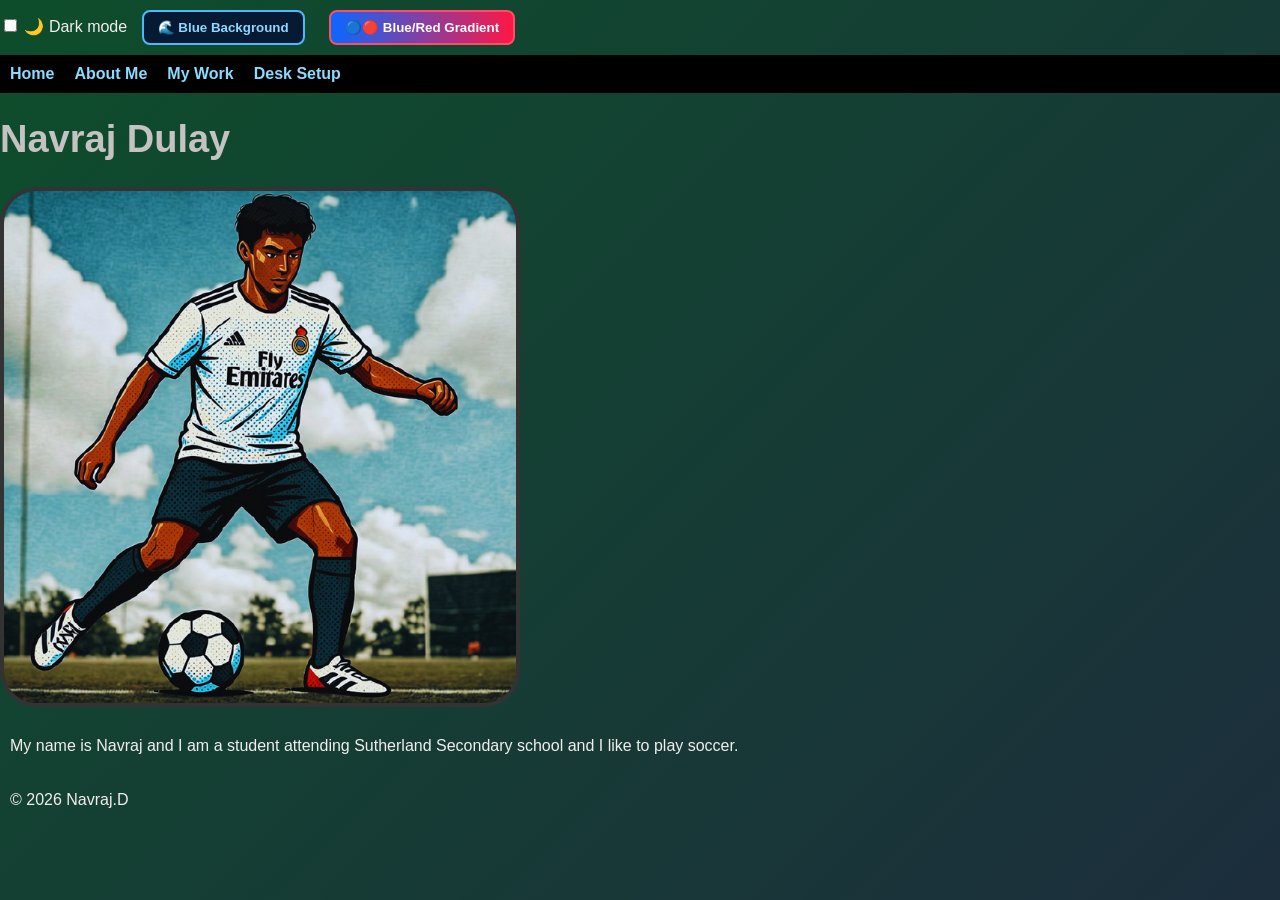
<file: index.html>
<!DOCTYPE html>
<html lang="en">
<head>
  <meta charset="UTF-8">
  <title>Navraj</title>
  <link rel="stylesheet" href="css/style.css">
 <script src="js/script.js" defer></script>
</head>
<body>
  <input type="checkbox" id="dark-mode-toggle">
<label for="dark-mode-toggle">🌙 Dark mode</label>
<button id="background-toggle">🌊 Blue Background</button>
<button id="light-gradient-toggle">🔵🔴 Blue/Red Gradient</button>
<button id="dark-background-toggle">🌌 Dark Blue Background</button>
<header>
  <nav>
  <a href="index.html">Home</a>
  <a href="about.html">About Me</a>
  <a href="work.html">My Work</a>
  <a href="DeskSetup.html">Desk Setup</a>
  </nav>
</header>
  <h1>Navraj Dulay</h1>
  <img src="Navraj_avatar(1).png" alt="Describe your avatar here">
  <p>My name is Navraj and I am a student attending Sutherland Secondary school and I like to play soccer.
  </p>




<script>
/* =========================================
   CR7 SECRET GAME TABS
   Type CR7 anywhere to show/hide Chess.
   ========================================= */
(() => {
  const tabId = "cr7-chess-tab";
  const target = "chess.html";
  let typed = "";

  function ensureChessTab() {
    let tab = document.getElementById(tabId);
    if (tab) return tab;

    const nav = document.querySelector("header nav");
    if (!nav) return null;

    tab = document.createElement("a");
    tab.id = tabId;
    tab.href = target;
    tab.textContent = "♟ Chess";
    tab.style.display = "none";
    tab.dataset.cr7SecretTab = "true";
    nav.appendChild(tab);
    return tab;
  }

  function toggleChessTab() {
    const tab = ensureChessTab();
    if (!tab) return;
    tab.style.display = tab.style.display === "none" ? "" : "none";
  }

  document.addEventListener("keydown", (event) => {
    if (event.key.length !== 1) return;
    typed = (typed + event.key).slice(-3).toUpperCase();
    if (typed === "CR7") {
      toggleChessTab();
      typed = "";
    }
  });

  // Keep the tab visible while on the Chess page.
  if (location.pathname.toLowerCase().endsWith("/chess.html") ||
      location.pathname.toLowerCase().endsWith("chess.html")) {
    const tab = ensureChessTab();
    if (tab) tab.style.display = "";
  }
})();
</script>

</body>
  <footer>
    <p>&copy; 2026 Navraj.D </p>
  </footer>
</html>
</file>
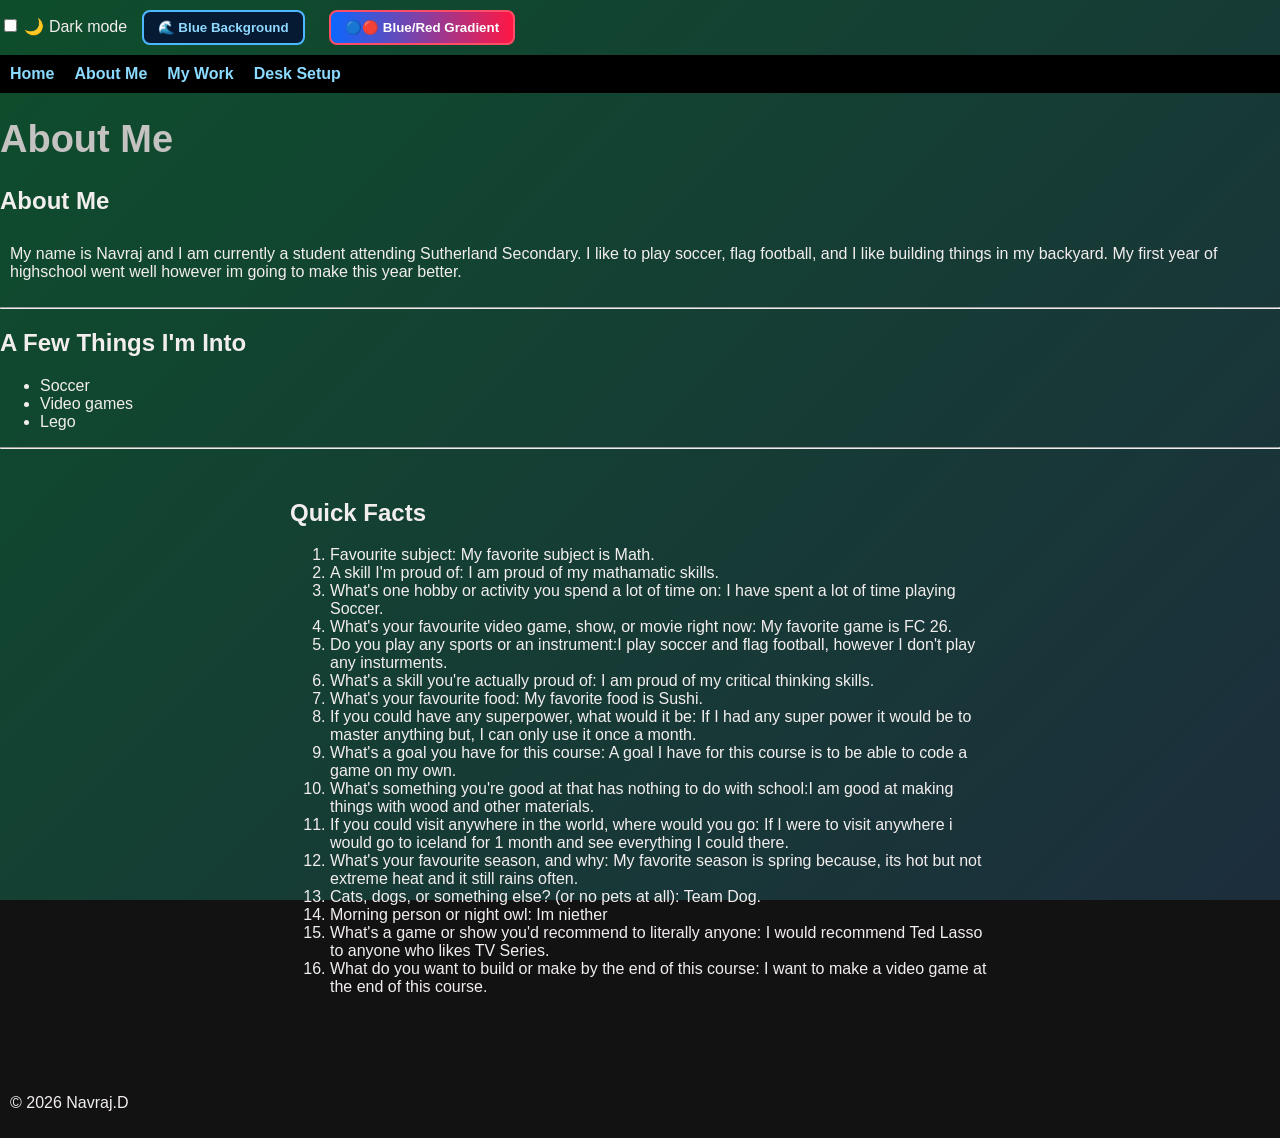
<file: about.html>
<!DOCTYPE html>
<html lang="en">
<head>
  <meta charset="UTF-8">
  <title>About Me — Navraj</title>
  <link rel="stylesheet" href="css/style.css">
  <script src="js/script.js" defer></script>
</head>
<body>
 <input type="checkbox" id="dark-mode-toggle">
<label for="dark-mode-toggle">🌙 Dark mode</label>

<button id="background-toggle">
    🌊 Blue Background
</button>
<button id="light-gradient-toggle">🔵🔴 Blue/Red Gradient</button>
<button id="dark-background-toggle">🌌 Dark Blue Background</button>
  <header>
    <nav>
    <a href="index.html">Home</a>
    <a href="about.html">About Me</a>
    <a href="work.html">My Work</a>
    <a href="DeskSetup.html">Desk Setup</a>
    </nav>
</header>
  <h1>About Me</h1>

  <h2 id="bio-heading">About Me</h2>
  <p>My name is Navraj  and I am currently a student attending Sutherland Secondary. I like to play soccer, flag football, and I like building things in my backyard. My first year of highschool went well however im going to make this year better.</p>
<hr>
  <h2>A Few Things I'm Into</h2>
  <ul>
    <li>Soccer</li>
    <li>Video games</li>
    <li>Lego</li>
  </ul>
  <hr>
  <main> 
     <h2>Quick Facts</h2>
    <ol>
      <li>Favourite subject: My favorite subject is Math.<br></li>
      <li>A skill I'm proud of: I am proud of my mathamatic skills.<br></li>
      <li>What's one hobby or activity you spend a lot of time on: I have spent a lot of time playing Soccer.<br></li>
      <li>What's your favourite video game, show, or movie right now: My favorite game is FC 26.<br></li>
      <li>Do you play any sports or an instrument:I play soccer and flag football, however I don't play any insturments.<br></li>
      <li>What's a skill you're actually proud of: I am proud of my critical thinking skills.<br></li>
      <li>What's your favourite food: My favorite food is Sushi.<br><li>
      If you could have any superpower, what would it be: If I had any super power it would be to master anything but, I can only use it once a month.<br></li>
      <li>What's a goal you have for this course: A goal I have for this course is to be able to code a game on my own.<br></li>
      <li>What's something you're good at that has nothing to do with school:I am good at making things with wood and other materials.<br></li>
      <li>If you could visit anywhere in the world, where would you go: If I were to visit anywhere i would go to iceland for 1 month and see everything I could there.<br></li>
      <li>What's your favourite season, and why: My favorite season is spring because, its hot but not extreme heat and it still rains often.<br></li>
      <li>Cats, dogs, or something else? (or no pets at all): Team Dog.</li>
      <li>Morning person or night owl: Im niether<br></li>
      <li>What's a game or show you'd recommend to literally anyone: I would recommend Ted Lasso to anyone who likes TV Series.<br></li>
      <li>What do you want to build or make by the end of this course: I want to make a video game at the end of this course.<br></li>
    </p></main>
  

   



<script>
/* =========================================
   CR7 SECRET GAME TABS
   Type CR7 anywhere to show/hide Chess.
   ========================================= */
(() => {
  const tabId = "cr7-chess-tab";
  const target = "chess.html";
  let typed = "";

  function ensureChessTab() {
    let tab = document.getElementById(tabId);
    if (tab) return tab;

    const nav = document.querySelector("header nav");
    if (!nav) return null;

    tab = document.createElement("a");
    tab.id = tabId;
    tab.href = target;
    tab.textContent = "♟ Chess";
    tab.style.display = "none";
    tab.dataset.cr7SecretTab = "true";
    nav.appendChild(tab);
    return tab;
  }

  function toggleChessTab() {
    const tab = ensureChessTab();
    if (!tab) return;
    tab.style.display = tab.style.display === "none" ? "" : "none";
  }

  document.addEventListener("keydown", (event) => {
    if (event.key.length !== 1) return;
    typed = (typed + event.key).slice(-3).toUpperCase();
    if (typed === "CR7") {
      toggleChessTab();
      typed = "";
    }
  });

  // Keep the tab visible while on the Chess page.
  if (location.pathname.toLowerCase().endsWith("/chess.html") ||
      location.pathname.toLowerCase().endsWith("chess.html")) {
    const tab = ensureChessTab();
    if (tab) tab.style.display = "";
  }
})();
</script>

</body>
 <footer>
    <p>&copy; 2026 Navraj.D </p>
  </footer>
</html>
</file>
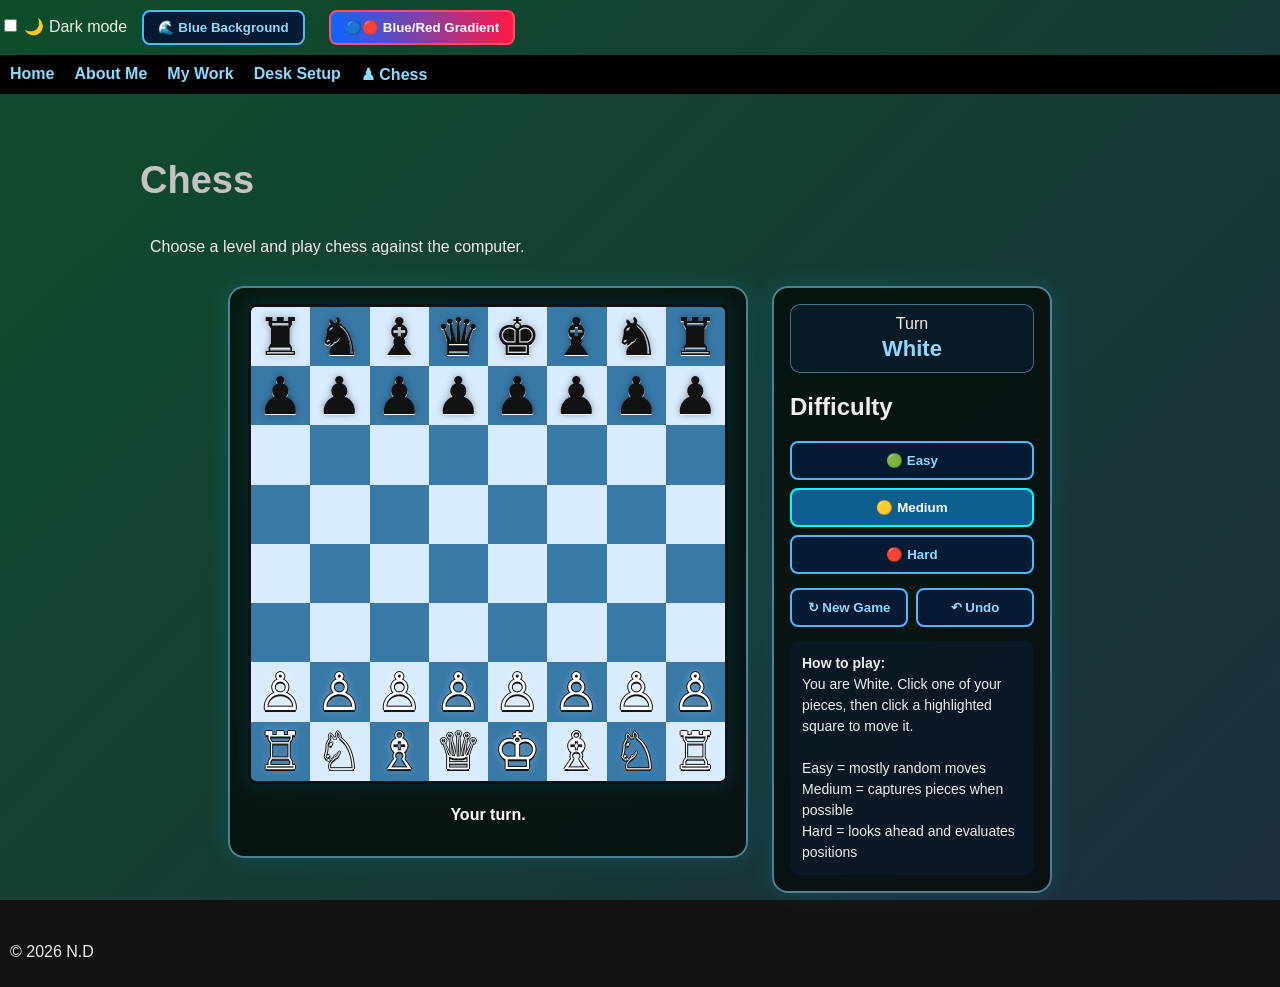
<file: chess.html>
<!DOCTYPE html>
<html lang="en">
<head>
  <meta charset="UTF-8">
  <meta name="viewport" content="width=device-width, initial-scale=1.0">
  <title>Chess — Navraj</title>
  <link rel="stylesheet" href="css/style.css">
  <script src="js/script.js" defer></script>

  <style>
    /* =========================================
       CHESS GAME — styled to match Tetris
       ========================================= */
    .chess-page {
      max-width: 1000px;
      margin: 20px auto;
      padding: 20px;
    }

    .chess-layout {
      display: grid;
      grid-template-columns: minmax(300px, 520px) minmax(200px, 280px);
      gap: 24px;
      justify-content: center;
      align-items: start;
      margin-top: 20px;
    }

    .chess-board-wrap,
    .chess-panel {
      background: rgba(0, 0, 0, 0.65);
      border: 2px solid rgba(139, 218, 255, 0.55);
      border-radius: 16px;
      padding: 16px;
      box-shadow: 0 0 24px rgba(0, 200, 255, 0.14);
      backdrop-filter: blur(5px);
    }

    #chess-board {
      display: grid;
      grid-template-columns: repeat(8, minmax(0, 1fr));
      grid-template-rows: repeat(8, minmax(0, 1fr));
      width: min(100%, 480px);
      max-width: 480px;
      aspect-ratio: 1 / 1;
      margin: 0 auto;
      box-sizing: border-box;
      border: 3px solid #111;
      border-radius: 8px;
      overflow: hidden;
      box-shadow: 0 0 20px rgba(0, 200, 255, 0.15);
    }

    .chess-square {
      position: relative;
      min-width: 0;
      min-height: 0;
      aspect-ratio: 1 / 1;
      display: flex;
      align-items: center;
      justify-content: center;
      cursor: pointer;
      user-select: none;
      font-size: clamp(28px, 6vw, 52px);
      line-height: 1;
      transition: filter 0.12s ease, transform 0.08s ease;
    }

    .chess-square.light { background: #d9ecff; }
    .chess-square.dark  { background: #3979a8; }

    .chess-square:hover { filter: brightness(1.12); }

    .chess-square.selected {
      box-shadow: inset 0 0 0 4px #00ffff;
    }

    .chess-square.legal::after {
      content: "";
      width: 24%;
      height: 24%;
      border-radius: 50%;
      background: rgba(0, 255, 255, 0.8);
      position: absolute;
    }

    .chess-square.capture::after {
      content: "";
      position: absolute;
      inset: 7%;
      border: 4px solid rgba(255, 80, 100, 0.85);
      border-radius: 50%;
    }

    .chess-square.check {
      box-shadow: inset 0 0 0 5px #ff4057;
    }

    .piece-white {
      color: #ffffff;
      text-shadow:
        0 2px 0 #111,
        1px 0 0 #111,
        -1px 0 0 #111,
        0 -1px 0 #111,
        0 0 8px rgba(255,255,255,.45);
    }

    .piece-black {
      color: #111111;
      text-shadow:
        0 1px 0 #ffffff,
        0 0 7px rgba(0,0,0,.4);
    }

    .chess-status {
      min-height: 1.5em;
      text-align: center;
      font-weight: bold;
      color: #fff;
      margin: 12px 0 0;
    }

    .chess-levels {
      display: grid;
      grid-template-columns: 1fr;
      gap: 8px;
      margin-bottom: 14px;
    }

    .chess-levels button,
    .chess-actions button {
      border: 2px solid #4db8ff;
      border-radius: 8px;
      background: #061a33;
      color: #8fd8ff;
      font-weight: bold;
      cursor: pointer;
      padding: 10px 8px;
      transition: transform .15s ease, background .2s ease, border-color .2s ease;
    }

    .chess-levels button:hover,
    .chess-actions button:hover {
      background: #0b3d66;
      transform: scale(1.03);
    }

    .chess-levels button.active {
      background: #0e5f8f;
      border-color: #00ffff;
      color: #fff;
    }

    .chess-actions {
      display: grid;
      grid-template-columns: 1fr 1fr;
      gap: 8px;
      margin-top: 10px;
    }

    .chess-info {
      margin-top: 14px;
      padding: 12px;
      border-radius: 10px;
      background: rgba(10, 30, 50, 0.55);
      line-height: 1.5;
      font-size: 14px;
    }

    .chess-stat {
      border: 1px solid rgba(139, 218, 255, 0.45);
      border-radius: 10px;
      padding: 10px;
      text-align: center;
      background: rgba(10, 30, 50, 0.65);
      margin-bottom: 12px;
    }

    .chess-stat strong {
      display: block;
      color: #8fd8ff;
      font-size: 22px;
      margin-top: 3px;
    }

    @media (max-width: 760px) {
      .chess-layout {
        grid-template-columns: 1fr;
      }

      .chess-board-wrap,
      .chess-panel {
        max-width: 520px;
        width: 100%;
        margin: 0 auto;
        box-sizing: border-box;
      }

      #chess-board {
        width: 100%;
        max-width: 480px;
      }
    }
  </style>
</head>

<body>
  <input type="checkbox" id="dark-mode-toggle">
  <label for="dark-mode-toggle">🌙 Dark mode</label>

  <button id="background-toggle">🌊 Blue Background</button>
  <button id="light-gradient-toggle">🔵🔴 Blue/Red Gradient</button>
  <button id="dark-background-toggle">🌌 Dark Blue Background</button>

  <header>
    <nav>
      <a href="index.html">Home</a>
      <a href="about.html">About Me</a>
      <a href="work.html">My Work</a>
      <a href="DeskSetup.html">Desk Setup</a>
      <a id="cr7-chess-tab" href="chess.html">♟ Chess</a>
    </nav>
  </header>

  <main class="chess-page">
    <h1>Chess</h1>
    <p>Choose a level and play chess against the computer.</p>

    <div class="chess-layout">
      <section class="chess-board-wrap" aria-label="Chess game board">
        <div id="chess-board" aria-label="Chess board"></div>
        <p id="chess-status" class="chess-status">Choose a level to start.</p>
      </section>

      <aside class="chess-panel">
        <div class="chess-stat">
          Turn
          <strong id="turn-display">White</strong>
        </div>

        <h2>Difficulty</h2>
        <div class="chess-levels">
          <button data-level="easy">🟢 Easy</button>
          <button data-level="medium">🟡 Medium</button>
          <button data-level="hard">🔴 Hard</button>
        </div>

        <div class="chess-actions">
          <button id="new-game">↻ New Game</button>
          <button id="undo-button">↶ Undo</button>
        </div>

        <div class="chess-info">
          <strong>How to play:</strong><br>
          You are White. Click one of your pieces, then click a highlighted square to move it.<br><br>
          Easy = mostly random moves<br>
          Medium = captures pieces when possible<br>
          Hard = looks ahead and evaluates positions
        </div>
      </aside>
    </div>
  </main>

  <footer>
    <p>&copy; 2026 N.D</p>
  </footer>

  <script>
    /* =========================================
       CHESS GAME LOGIC
       ========================================= */

    const boardEl = document.getElementById("chess-board");
    const statusEl = document.getElementById("chess-status");
    const turnEl = document.getElementById("turn-display");

    const PIECES = {
      wp: "♙", wr: "♖", wn: "♘", wb: "♗", wq: "♕", wk: "♔",
      bp: "♟", br: "♜", bn: "♞", bb: "♝", bq: "♛", bk: "♚"
    };

    const VALUES = { p: 100, n: 320, b: 330, r: 500, q: 900, k: 20000 };
    const FILES = "abcdefgh";

    let board = [];
    let turn = "w";
    let selected = null;
    let legalForSelected = [];
    let gameOver = false;
    let difficulty = "medium";
    let thinking = false;
    let history = [];

    function initialBoard() {
      return [
        ["br","bn","bb","bq","bk","bb","bn","br"],
        ["bp","bp","bp","bp","bp","bp","bp","bp"],
        [null,null,null,null,null,null,null,null],
        [null,null,null,null,null,null,null,null],
        [null,null,null,null,null,null,null,null],
        [null,null,null,null,null,null,null,null],
        ["wp","wp","wp","wp","wp","wp","wp","wp"],
        ["wr","wn","wb","wq","wk","wb","wn","wr"]
      ];
    }

    function cloneBoard(b) {
      return b.map(row => row.slice());
    }

    function colorOf(piece) {
      return piece ? piece[0] : null;
    }

    function typeOf(piece) {
      return piece ? piece[1] : null;
    }

    function inside(r, c) {
      return r >= 0 && r < 8 && c >= 0 && c < 8;
    }

    function opponent(color) {
      return color === "w" ? "b" : "w";
    }

    function sameSquare(a, b) {
      return a && b && a.r === b.r && a.c === b.c;
    }

    function findKing(b, color) {
      for (let r = 0; r < 8; r++) {
        for (let c = 0; c < 8; c++) {
          if (b[r][c] === color + "k") return {r, c};
        }
      }
      return null;
    }

    // Attack test used for check/checkmate. It intentionally ignores whether
    // the attacking side's king would itself be left in check.
    function squareAttacked(b, targetR, targetC, byColor) {
      const pawnDir = byColor === "w" ? -1 : 1;
      const pawnRow = targetR - pawnDir;

      for (const dc of [-1, 1]) {
        const c = targetC - dc;
        if (inside(pawnRow, c) && b[pawnRow][c] === byColor + "p") return true;
      }

      const knightSteps = [
        [-2,-1],[-2,1],[-1,-2],[-1,2],
        [1,-2],[1,2],[2,-1],[2,1]
      ];
      for (const [dr, dc] of knightSteps) {
        const r = targetR + dr, c = targetC + dc;
        if (inside(r,c) && b[r][c] === byColor + "n") return true;
      }

      const diag = [[-1,-1],[-1,1],[1,-1],[1,1]];
      for (const [dr,dc] of diag) {
        let r = targetR + dr, c = targetC + dc;
        while (inside(r,c)) {
          const p = b[r][c];
          if (p) {
            if (colorOf(p) === byColor && ["b","q"].includes(typeOf(p))) return true;
            break;
          }
          r += dr; c += dc;
        }
      }

      const straight = [[-1,0],[1,0],[0,-1],[0,1]];
      for (const [dr,dc] of straight) {
        let r = targetR + dr, c = targetC + dc;
        while (inside(r,c)) {
          const p = b[r][c];
          if (p) {
            if (colorOf(p) === byColor && ["r","q"].includes(typeOf(p))) return true;
            break;
          }
          r += dr; c += dc;
        }
      }

      for (let dr = -1; dr <= 1; dr++) {
        for (let dc = -1; dc <= 1; dc++) {
          if (!dr && !dc) continue;
          const r = targetR + dr, c = targetC + dc;
          if (inside(r,c) && b[r][c] === byColor + "k") return true;
        }
      }

      return false;
    }

    function inCheck(b, color) {
      const king = findKing(b, color);
      return !king || squareAttacked(b, king.r, king.c, opponent(color));
    }

    function pseudoMoves(b, r, c, includeCastle = true) {
      const piece = b[r][c];
      if (!piece) return [];

      const color = colorOf(piece);
      const type = typeOf(piece);
      const moves = [];

      function add(nr, nc, extra = {}) {
        if (!inside(nr,nc)) return;
        const target = b[nr][nc];
        if (!target || colorOf(target) !== color) {
          if (!target || typeOf(target) !== "k") {
            moves.push({from:{r,c}, to:{r:nr,c:nc}, ...extra});
          }
        }
      }

      if (type === "p") {
        const dir = color === "w" ? -1 : 1;
        const start = color === "w" ? 6 : 1;
        const promotionRow = color === "w" ? 0 : 7;

        if (inside(r+dir,c) && !b[r+dir][c]) {
          moves.push({
            from:{r,c}, to:{r:r+dir,c},
            promotion: (r+dir === promotionRow) ? "q" : null
          });
          if (r === start && !b[r+2*dir][c]) {
            moves.push({from:{r,c}, to:{r:r+2*dir,c}});
          }
        }

        for (const dc of [-1,1]) {
          const nr = r + dir, nc = c + dc;
          if (!inside(nr,nc)) continue;
          const target = b[nr][nc];
          if (target && colorOf(target) !== color && typeOf(target) !== "k") {
            moves.push({
              from:{r,c}, to:{r:nr,c:nc},
              promotion: (nr === promotionRow) ? "q" : null
            });
          }
        }
      }

      if (type === "n") {
        [[-2,-1],[-2,1],[-1,-2],[-1,2],
         [1,-2],[1,2],[2,-1],[2,1]]
          .forEach(([dr,dc]) => add(r+dr,c+dc));
      }

      if (type === "b" || type === "r" || type === "q") {
        const dirs = [];
        if (type === "b" || type === "q")
          dirs.push([-1,-1],[-1,1],[1,-1],[1,1]);
        if (type === "r" || type === "q")
          dirs.push([-1,0],[1,0],[0,-1],[0,1]);

        for (const [dr,dc] of dirs) {
          let nr = r + dr, nc = c + dc;
          while (inside(nr,nc)) {
            const target = b[nr][nc];
            if (!target) {
              moves.push({from:{r,c}, to:{r:nr,c:nc}});
            } else {
              if (colorOf(target) !== color && typeOf(target) !== "k") {
                moves.push({from:{r,c}, to:{r:nr,c:nc}});
              }
              break;
            }
            nr += dr; nc += dc;
          }
        }
      }

      if (type === "k") {
        for (let dr=-1; dr<=1; dr++) {
          for (let dc=-1; dc<=1; dc++) {
            if (dr || dc) add(r+dr,c+dc);
          }
        }

        // Castling is tracked by whether the relevant pieces are still on
        // their original squares and whether the king crosses attacked squares.
        if (includeCastle && !inCheck(b,color) && c === 4) {
          const enemy = opponent(color);
          const homeRow = color === "w" ? 7 : 0;

          if (
            r === homeRow &&
            b[homeRow][7] === color + "r" &&
            !b[homeRow][5] && !b[homeRow][6] &&
            !squareAttacked(b,homeRow,5,enemy) &&
            !squareAttacked(b,homeRow,6,enemy)
          ) {
            moves.push({from:{r,c}, to:{r:homeRow,c:6}, castle:"king"});
          }

          if (
            r === homeRow &&
            b[homeRow][0] === color + "r" &&
            !b[homeRow][1] && !b[homeRow][2] && !b[homeRow][3] &&
            !squareAttacked(b,homeRow,3,enemy) &&
            !squareAttacked(b,homeRow,2,enemy)
          ) {
            moves.push({from:{r,c}, to:{r:homeRow,c:2}, castle:"queen"});
          }
        }
      }

      return moves;
    }

    function applyMove(b, move) {
      const next = cloneBoard(b);
      const piece = next[move.from.r][move.from.c];
      next[move.from.r][move.from.c] = null;

      let placed = piece;
      if (move.promotion) placed = colorOf(piece) + move.promotion;
      next[move.to.r][move.to.c] = placed;

      if (move.castle === "king") {
        const row = move.from.r;
        next[row][5] = next[row][7];
        next[row][7] = null;
      }
      if (move.castle === "queen") {
        const row = move.from.r;
        next[row][3] = next[row][0];
        next[row][0] = null;
      }

      return next;
    }

    function legalMoves(b, color) {
      const all = [];

      for (let r=0; r<8; r++) {
        for (let c=0; c<8; c++) {
          if (colorOf(b[r][c]) !== color) continue;

          for (const move of pseudoMoves(b,r,c,true)) {
            const next = applyMove(b,move);
            if (!inCheck(next,color)) all.push(move);
          }
        }
      }
      return all;
    }

    function movesForSquare(b, r, c, color) {
      return legalMoves(b,color).filter(m => m.from.r === r && m.from.c === c);
    }

    function moveNotation(move) {
      return FILES[move.to.c] + (8 - move.to.r);
    }

    function render() {
      boardEl.innerHTML = "";

      const selectedMoves = legalForSelected;
      const king = findKing(board, turn);
      const kingInCheck = king && inCheck(board, turn);

      for (let r=0; r<8; r++) {
        for (let c=0; c<8; c++) {
          const square = document.createElement("div");
          square.className = "chess-square " + ((r+c)%2 ? "dark" : "light");

          if (selected && selected.r === r && selected.c === c) {
            square.classList.add("selected");
          }

          const possible = selectedMoves.find(m => m.to.r === r && m.to.c === c);
          if (possible) {
            square.classList.add(board[r][c] ? "capture" : "legal");
          }

          if (kingInCheck && king.r === r && king.c === c) {
            square.classList.add("check");
          }

          const piece = board[r][c];
          if (piece) {
            square.textContent = PIECES[piece];
            square.classList.add(piece[0] === "w" ? "piece-white" : "piece-black");
          }

          square.addEventListener("click", () => handleSquareClick(r,c));
          boardEl.appendChild(square);
        }
      }

      turnEl.textContent = turn === "w" ? "White" : "Black";

      if (!gameOver && !thinking) {
        const moves = legalMoves(board, turn);
        if (moves.length === 0) {
          gameOver = true;
          if (inCheck(board, turn)) {
            statusEl.textContent = turn === "w" ? "Checkmate — Black wins!" : "Checkmate — White wins!";
          } else {
            statusEl.textContent = "Stalemate — draw!";
          }
        } else {
          statusEl.textContent =
            (turn === "w" ? "Your turn." : "Computer is thinking...") +
            (inCheck(board,turn) ? " Check!" : "");
        }
      }
    }

    function savePosition() {
      history.push({
        board: cloneBoard(board),
        turn,
        gameOver
      });
      if (history.length > 30) history.shift();
    }

    function makePlayerMove(move) {
      savePosition();
      board = applyMove(board, move);
      turn = "b";
      selected = null;
      legalForSelected = [];
      render();

      if (!gameOver) {
        thinking = true;
        render();
        setTimeout(computerMove, difficulty === "easy" ? 250 : 400);
      }
    }

    function handleSquareClick(r,c) {
      if (gameOver || thinking || turn !== "w") return;

      const piece = board[r][c];

      if (selected) {
        const move = legalForSelected.find(m => m.to.r === r && m.to.c === c);
        if (move) {
          makePlayerMove(move);
          return;
        }
      }

      if (piece && colorOf(piece) === "w") {
        selected = {r,c};
        legalForSelected = movesForSquare(board,r,c,"w");
      } else {
        selected = null;
        legalForSelected = [];
      }

      render();
    }

    function materialScore(b) {
      let score = 0;
      for (const row of b) {
        for (const p of row) {
          if (!p) continue;
          const v = VALUES[typeOf(p)];
          score += colorOf(p) === "b" ? v : -v;
        }
      }
      return score;
    }

    function positionalScore(b) {
      let score = materialScore(b);

      for (let r=0; r<8; r++) {
        for (let c=0; c<8; c++) {
          const p = b[r][c];
          if (!p) continue;
          const center = 3.5 - (Math.abs(3.5-r) + Math.abs(3.5-c))/2;
          if (p[1] !== "k") score += (p[0] === "b" ? 4 : -4) * center;
        }
      }

      if (inCheck(b,"w")) score += 35;
      if (inCheck(b,"b")) score -= 35;

      return score;
    }

    function randomChoice(arr) {
      return arr[Math.floor(Math.random() * arr.length)];
    }

    function chooseComputerMove() {
      const moves = legalMoves(board,"b");
      if (!moves.length) return null;

      if (difficulty === "easy") {
        return randomChoice(moves);
      }

      const scored = moves.map(move => {
        const next = applyMove(board,move);
        const captured = board[move.to.r][move.to.c];
        let score = Math.random() * 20;

        if (captured) score += VALUES[typeOf(captured)] * (difficulty === "hard" ? 2 : 1);
        if (inCheck(next,"w")) score += difficulty === "hard" ? 180 : 60;

        if (difficulty === "hard") {
          score += minimax(next, 2, false, -Infinity, Infinity);
        } else {
          score += materialScore(next) * 0.25;
        }

        return {move, score};
      });

      scored.sort((a,b) => b.score - a.score);
      return scored[0].move;
    }

    function minimax(b, depth, maximizingBlack, alpha, beta) {
      const color = maximizingBlack ? "b" : "w";
      const moves = legalMoves(b,color);

      if (depth === 0 || moves.length === 0) {
        if (!moves.length && inCheck(b,color)) {
          return color === "b" ? -999999 : 999999;
        }
        return positionalScore(b);
      }

      if (maximizingBlack) {
        let best = -Infinity;
        for (const move of moves) {
          best = Math.max(best, minimax(applyMove(b,move),depth-1,false,alpha,beta));
          alpha = Math.max(alpha,best);
          if (beta <= alpha) break;
        }
        return best;
      } else {
        let best = Infinity;
        for (const move of moves) {
          best = Math.min(best, minimax(applyMove(b,move),depth-1,true,alpha,beta));
          beta = Math.min(beta,best);
          if (beta <= alpha) break;
        }
        return best;
      }
    }

    function computerMove() {
      if (gameOver) return;

      const move = chooseComputerMove();
      if (!move) {
        thinking = false;
        render();
        return;
      }

      savePosition();
      board = applyMove(board,move);
      turn = "w";
      thinking = false;
      selected = null;
      legalForSelected = [];
      render();
    }

    function newGame() {
      board = initialBoard();
      turn = "w";
      selected = null;
      legalForSelected = [];
      gameOver = false;
      thinking = false;
      history = [];
      render();
    }

    document.querySelectorAll(".chess-levels button").forEach(button => {
      button.addEventListener("click", () => {
        difficulty = button.dataset.level;
        document.querySelectorAll(".chess-levels button")
          .forEach(b => b.classList.toggle("active", b === button));
        newGame();
        statusEl.textContent = difficulty[0].toUpperCase() + difficulty.slice(1) + " mode — your turn.";
      });
    });

    document.getElementById("new-game").addEventListener("click", newGame);

    document.getElementById("undo-button").addEventListener("click", () => {
      if (thinking || !history.length) return;

      // Usually undo both the computer move and the player's previous move.
      const previous = history.length >= 2 ? history[history.length - 2] : history[history.length - 1];
      history = history.slice(0, Math.max(0, history.length - (history.length >= 2 ? 2 : 1)));

      board = cloneBoard(previous.board);
      turn = previous.turn;
      gameOver = false;
      selected = null;
      legalForSelected = [];
      render();
    });

    // Allow the CR7 secret tab to remain visible on this page.
    const chessTab = document.getElementById("cr7-chess-tab");
    if (chessTab) chessTab.style.display = "";

    // Start with Medium selected.
    document.querySelector('[data-level="medium"]').classList.add("active");
    newGame();
  </script>

  <script>
    /* =========================================
       CR7 SECRET GAME TABS
       Type CR7 anywhere to show/hide Chess.
       ========================================= */
    (() => {
      const tabId = "cr7-chess-tab";
      let typed = "";

      document.addEventListener("keydown", (event) => {
        if (event.key.length !== 1) return;
        typed = (typed + event.key).slice(-3).toUpperCase();
        if (typed === "CR7") {
          const tab = document.getElementById(tabId);
          if (tab && location.pathname.toLowerCase().endsWith("chess.html")) {
            // On the Chess page, CR7 toggles the tab without leaving the game.
            tab.style.display = tab.style.display === "none" ? "" : "none";
          }
          typed = "";
        }
      });
    })();
  </script>
</body>
</html>
</file>
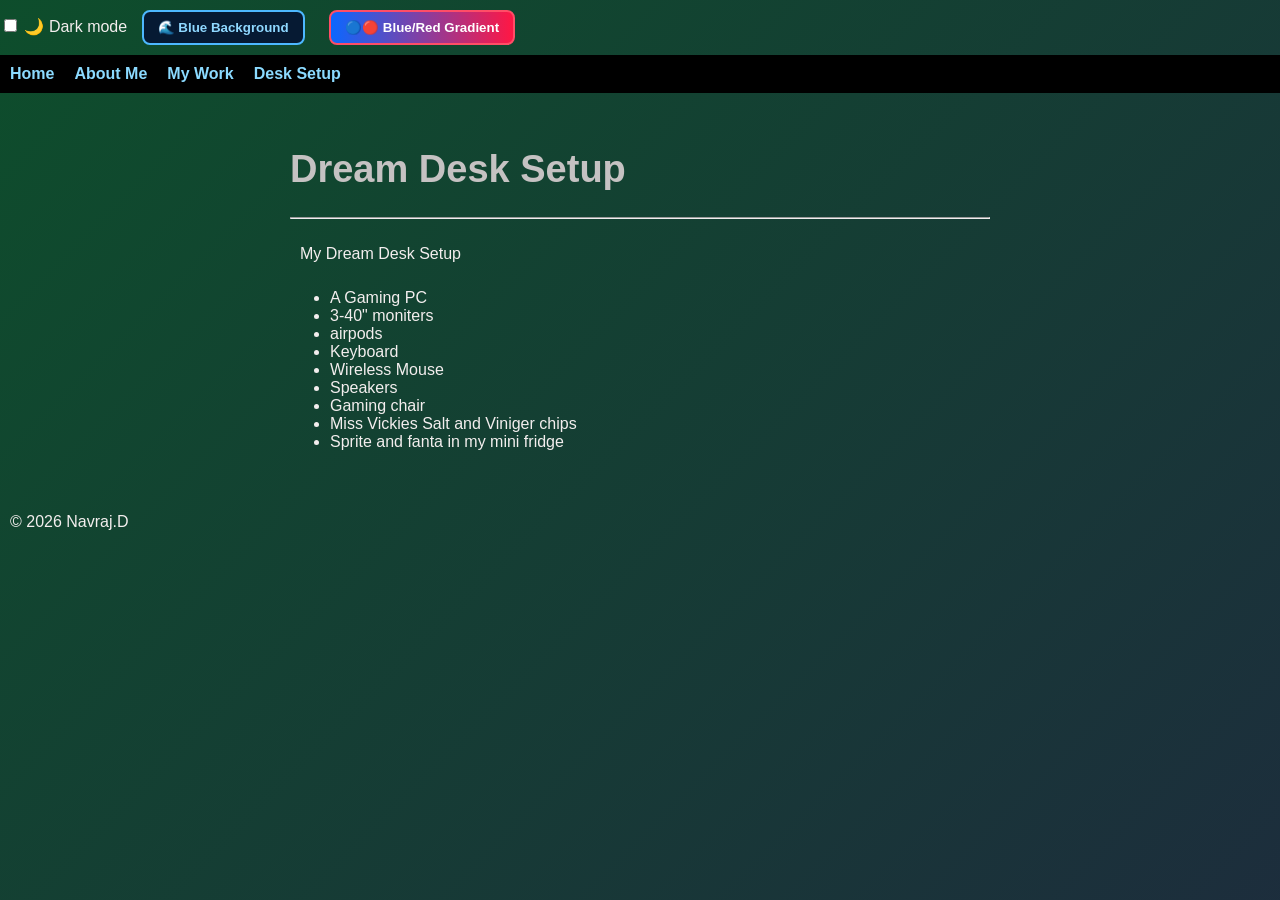
<file: DeskSetup.html>
<!DOCTYPE html>
<html lang="en">
<head>
  <meta charset="UTF-8">
  <title>My Work — Navraj.D</title>
  <link rel="stylesheet" href="css/style.css">
<script src="js/script.js" defer></script>
</head>
<body>
    <input type="checkbox" id="dark-mode-toggle">
<label for="dark-mode-toggle">🌙 Dark mode</label>
<button id="background-toggle">🌊 Blue Background</button>
<button id="light-gradient-toggle">🔵🔴 Blue/Red Gradient</button>
<button id="dark-background-toggle">🌌 Dark Blue Background</button>
<header>
    <nav>
    <a href="index.html">Home</a>
    <a href="about.html">About Me</a>
    <a href="work.html">My Work</a>
    <a href="DeskSetup.html">Desk Setup</a>
    </nav>
</header>
    <main>
        <h1>Dream Desk Setup</h1>
    <hr>
    <p>My Dream Desk Setup</p>
    <ul>
        <li>A Gaming PC</li>
        <li>3-40" moniters</li>
        <li>airpods</li>
        <li>Keyboard</li>
        <li>Wireless Mouse</li>
        <li>Speakers</li>
        <li>Gaming chair</li>
        <li>Miss Vickies Salt and Viniger chips</li>
        <li>Sprite and fanta in my mini fridge</li>
    </ul></main>
    

<script>
/* =========================================
   CR7 SECRET GAME TABS
   Type CR7 anywhere to show/hide Chess.
   ========================================= */
(() => {
  const tabId = "cr7-chess-tab";
  const target = "chess.html";
  let typed = "";

  function ensureChessTab() {
    let tab = document.getElementById(tabId);
    if (tab) return tab;

    const nav = document.querySelector("header nav");
    if (!nav) return null;

    tab = document.createElement("a");
    tab.id = tabId;
    tab.href = target;
    tab.textContent = "♟ Chess";
    tab.style.display = "none";
    tab.dataset.cr7SecretTab = "true";
    nav.appendChild(tab);
    return tab;
  }

  function toggleChessTab() {
    const tab = ensureChessTab();
    if (!tab) return;
    tab.style.display = tab.style.display === "none" ? "" : "none";
  }

  document.addEventListener("keydown", (event) => {
    if (event.key.length !== 1) return;
    typed = (typed + event.key).slice(-3).toUpperCase();
    if (typed === "CR7") {
      toggleChessTab();
      typed = "";
    }
  });

  // Keep the tab visible while on the Chess page.
  if (location.pathname.toLowerCase().endsWith("/chess.html") ||
      location.pathname.toLowerCase().endsWith("chess.html")) {
    const tab = ensureChessTab();
    if (tab) tab.style.display = "";
  }
})();
</script>

</body>
<footer>
    <p>&copy; 2026 Navraj.D </p>
  </footer>
</html>
</file>
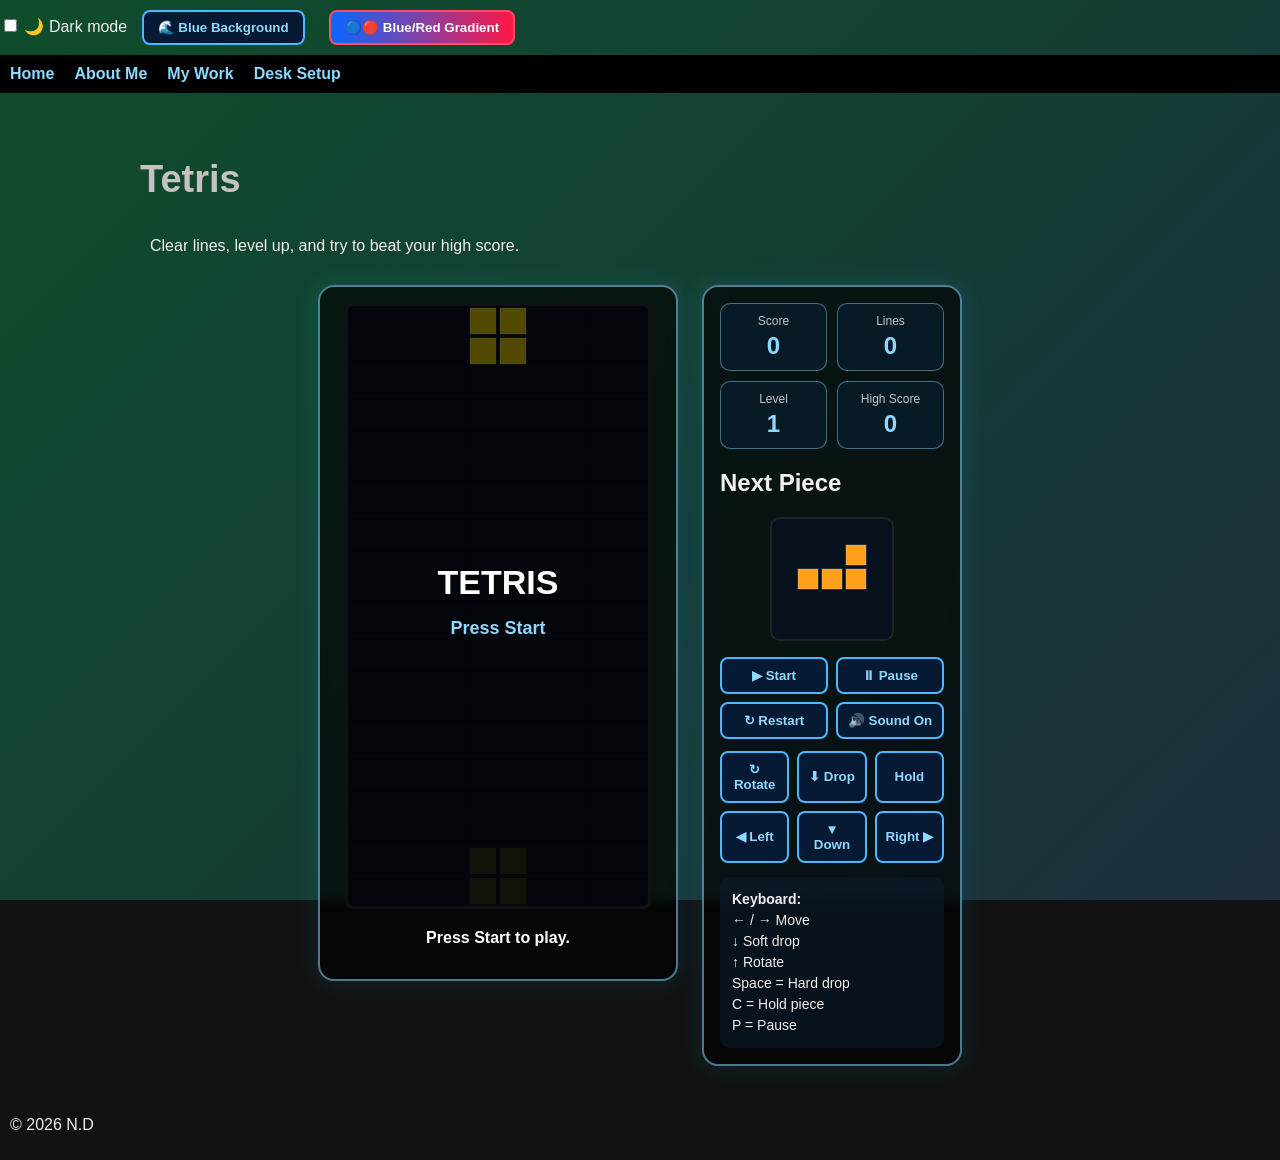
<file: tetris.html>
<!DOCTYPE html>
<html lang="en">
<head>
  <meta charset="UTF-8">
  <meta name="viewport" content="width=device-width, initial-scale=1.0">
  <title>Tetris — Navraj</title>
  <link rel="stylesheet" href="css/style.css">
  <script src="js/script.js" defer></script>

  <style>
    /* =========================================
       TETRIS GAME
       ========================================= */

    .tetris-page {
      max-width: 1000px;
      margin: 20px auto;
      padding: 20px;
    }

    .tetris-layout {
      display: grid;
      grid-template-columns: minmax(280px, 360px) minmax(180px, 260px);
      gap: 24px;
      justify-content: center;
      align-items: start;
      margin-top: 20px;
    }

    .tetris-board-wrap,
    .tetris-panel {
      background: rgba(0, 0, 0, 0.65);
      border: 2px solid rgba(139, 218, 255, 0.55);
      border-radius: 16px;
      padding: 16px;
      box-shadow: 0 0 24px rgba(0, 200, 255, 0.14);
      backdrop-filter: blur(5px);
    }

    #tetris-board {
      display: block;
      width: min(100%, 300px);
      height: auto;
      margin: 0 auto;
      border: 3px solid #111;
      border-radius: 8px;
      background: #07111d;
      image-rendering: pixelated;
    }

    .tetris-stats {
      display: grid;
      grid-template-columns: repeat(2, 1fr);
      gap: 10px;
      margin-bottom: 14px;
    }

    .stat-box {
      border: 1px solid rgba(139, 218, 255, 0.45);
      border-radius: 10px;
      padding: 10px;
      text-align: center;
      background: rgba(10, 30, 50, 0.65);
    }

    .stat-label {
      display: block;
      font-size: 12px;
      opacity: 0.8;
      margin-bottom: 4px;
    }

    .stat-value {
      font-size: 24px;
      font-weight: bold;
      color: #8fd8ff;
    }

    #next-piece {
      display: block;
      width: 120px;
      height: 120px;
      margin: 12px auto 16px;
      border-radius: 10px;
      background: #07111d;
      border: 2px solid #222;
      image-rendering: pixelated;
    }

    .tetris-controls {
      display: grid;
      grid-template-columns: repeat(3, 1fr);
      gap: 8px;
      margin-top: 12px;
    }

    .tetris-controls button,
    .tetris-actions button {
      border: 2px solid #4db8ff;
      border-radius: 8px;
      background: #061a33;
      color: #8fd8ff;
      font-weight: bold;
      cursor: pointer;
      padding: 9px 8px;
      transition: transform 0.15s ease, background 0.2s ease;
    }

    .tetris-controls button:hover,
    .tetris-actions button:hover {
      background: #0b3d66;
      transform: scale(1.03);
    }

    .tetris-controls .wide {
      grid-column: span 3;
    }

    .tetris-actions {
      display: grid;
      grid-template-columns: 1fr 1fr;
      gap: 8px;
      margin-top: 10px;
    }

    .tetris-help {
      margin-top: 14px;
      padding: 12px;
      border-radius: 10px;
      background: rgba(10, 30, 50, 0.55);
      line-height: 1.5;
      font-size: 14px;
    }

    #tetris-message {
      min-height: 1.5em;
      text-align: center;
      font-weight: bold;
      color: #ffffff;
      margin: 10px 0 0;
    }

    @media (max-width: 760px) {
      .tetris-layout {
        grid-template-columns: 1fr;
      }

      .tetris-board-wrap,
      .tetris-panel {
        max-width: 380px;
        width: 100%;
        margin: 0 auto;
        box-sizing: border-box;
      }
    }
  </style>
</head>
<body>
  <input type="checkbox" id="dark-mode-toggle">
  <label for="dark-mode-toggle">🌙 Dark mode</label>

  <button id="background-toggle">🌊 Blue Background</button>
  <button id="light-gradient-toggle">🔵🔴 Blue/Red Gradient</button>
  <button id="dark-background-toggle">🌌 Dark Blue Background</button>

  <header>
    <nav>
      <a href="index.html">Home</a>
      <a href="about.html">About Me</a>
      <a href="work.html">My Work</a>
      <a href="DeskSetup.html">Desk Setup</a>
    </nav>
  </header>

  <main class="tetris-page">
    <h1>Tetris</h1>
    <p>Clear lines, level up, and try to beat your high score.</p>

    <div class="tetris-layout">
      <section class="tetris-board-wrap" aria-label="Tetris game board">
        <canvas id="tetris-board" width="300" height="600" aria-label="Tetris board"></canvas>
        <p id="tetris-message" aria-live="polite">Press Start to play.</p>
      </section>

      <aside class="tetris-panel">
        <div class="tetris-stats">
          <div class="stat-box">
            <span class="stat-label">Score</span>
            <span id="score" class="stat-value">0</span>
          </div>
          <div class="stat-box">
            <span class="stat-label">Lines</span>
            <span id="lines" class="stat-value">0</span>
          </div>
          <div class="stat-box">
            <span class="stat-label">Level</span>
            <span id="level" class="stat-value">1</span>
          </div>
          <div class="stat-box">
            <span class="stat-label">High Score</span>
            <span id="high-score" class="stat-value">0</span>
          </div>
        </div>

        <h2>Next Piece</h2>
        <canvas id="next-piece" width="120" height="120" aria-label="Next Tetris piece"></canvas>

        <div class="tetris-actions">
          <button id="start-button">▶ Start</button>
          <button id="pause-button">⏸ Pause</button>
          <button id="restart-button">↻ Restart</button>
          <button id="sound-button">🔊 Sound On</button>
        </div>

        <div class="tetris-controls" aria-label="Touch controls">
          <button data-action="rotate">↻ Rotate</button>
          <button data-action="drop">⬇ Drop</button>
          <button data-action="hold">Hold</button>
          <button data-action="left">◀ Left</button>
          <button data-action="down">▼ Down</button>
          <button data-action="right">Right ▶</button>
        </div>

        <div class="tetris-help">
          <strong>Keyboard:</strong><br>
          ← / → Move<br>
          ↓ Soft drop<br>
          ↑ Rotate<br>
          Space = Hard drop<br>
          C = Hold piece<br>
          P = Pause
        </div>
      </aside>
    </div>
  </main>

  <footer>
    <p>&copy; 2026 N.D</p>
  </footer>

  <script>
    /* =========================================
       TETRIS GAME LOGIC
       ========================================= */

    const boardCanvas = document.getElementById("tetris-board");
    const nextCanvas = document.getElementById("next-piece");
    const ctx = boardCanvas.getContext("2d");
    const nextCtx = nextCanvas.getContext("2d");

    const COLS = 10;
    const ROWS = 20;
    const CELL = boardCanvas.width / COLS;
    const NEXT_CELL = 24;

    const COLORS = {
      I: "#00e5ff",
      J: "#388bff",
      L: "#ff9f1c",
      O: "#ffe600",
      S: "#35e06f",
      T: "#b04cff",
      Z: "#ff4057"
    };

    const SHAPES = {
      I: [
        [0,0,0,0],
        [1,1,1,1],
        [0,0,0,0],
        [0,0,0,0]
      ],
      J: [
        [1,0,0],
        [1,1,1],
        [0,0,0]
      ],
      L: [
        [0,0,1],
        [1,1,1],
        [0,0,0]
      ],
      O: [
        [1,1],
        [1,1]
      ],
      S: [
        [0,1,1],
        [1,1,0],
        [0,0,0]
      ],
      T: [
        [0,1,0],
        [1,1,1],
        [0,0,0]
      ],
      Z: [
        [1,1,0],
        [0,1,1],
        [0,0,0]
      ]
    };

    let board = createBoard();
    let current = null;
    let next = null;
    let hold = null;
    let canHold = true;
    let score = 0;
    let lines = 0;
    let level = 1;
    let highScore = Number(localStorage.getItem("tetrisHighScore") || 0);
    let running = false;
    let paused = false;
    let gameOver = false;
    let lastTime = 0;
    let dropCounter = 0;
    let animationFrame = null;
    let soundOn = true;
    let audioContext = null;

    document.getElementById("high-score").textContent = highScore;

    function createBoard() {
      return Array.from({ length: ROWS }, () => Array(COLS).fill(null));
    }

    function randomType() {
      const types = Object.keys(SHAPES);
      return types[Math.floor(Math.random() * types.length)];
    }

    function makePiece(type = randomType()) {
      const shape = SHAPES[type].map(row => [...row]);
      return {
        type,
        shape,
        x: Math.floor((COLS - shape[0].length) / 2),
        y: 0
      };
    }

    function resetGame() {
      board = createBoard();
      current = makePiece();
      next = makePiece();
      hold = null;
      canHold = true;
      score = 0;
      lines = 0;
      level = 1;
      running = false;
      paused = false;
      gameOver = false;
      lastTime = 0;
      dropCounter = 0;
      updateStats();
      setMessage("Press Start to play.");
      draw();
      drawNext();
    }

    function startGame() {
      if (gameOver) {
        resetGame();
      }
      if (!running) {
        running = true;
        paused = false;
        setMessage("");
        lastTime = performance.now();
        cancelAnimationFrame(animationFrame);
        animationFrame = requestAnimationFrame(update);
      }
    }

    function togglePause() {
      if (!running || gameOver) return;
      paused = !paused;
      setMessage(paused ? "Paused" : "");
      if (!paused) {
        lastTime = performance.now();
        animationFrame = requestAnimationFrame(update);
      }
    }

    function endGame() {
      running = false;
      paused = false;
      gameOver = true;
      setMessage("Game over — press Restart or Start to play again.");
      playTone(140, 0.2, "sawtooth");
    }

    function update(time = 0) {
      if (!running || paused || gameOver) return;

      const delta = time - lastTime;
      lastTime = time;
      dropCounter += delta;

      const interval = Math.max(90, 800 - (level - 1) * 65);

      if (dropCounter >= interval) {
        softDrop(false);
        dropCounter = 0;
      }

      draw();
      animationFrame = requestAnimationFrame(update);
    }

    function collides(piece, testX = piece.x, testY = piece.y, testShape = piece.shape) {
      for (let y = 0; y < testShape.length; y++) {
        for (let x = 0; x < testShape[y].length; x++) {
          if (!testShape[y][x]) continue;

          const boardX = testX + x;
          const boardY = testY + y;

          if (boardX < 0 || boardX >= COLS || boardY >= ROWS) {
            return true;
          }

          if (boardY >= 0 && board[boardY][boardX]) {
            return true;
          }
        }
      }
      return false;
    }

    function move(dx) {
      if (!running || paused || gameOver) return;
      if (!collides(current, current.x + dx, current.y)) {
        current.x += dx;
        playTone(220, 0.025, "square");
        draw();
      }
    }

    function softDrop(userAction = true) {
      if (!running || paused || gameOver) return;

      if (!collides(current, current.x, current.y + 1)) {
        current.y++;
        if (userAction) {
          score += 1;
          updateStats();
        }
      } else {
        lockPiece();
      }

      draw();
    }

    function hardDrop() {
      if (!running || paused || gameOver) return;

      let distance = 0;
      while (!collides(current, current.x, current.y + 1)) {
        current.y++;
        distance++;
      }
      score += distance * 2;
      updateStats();
      playTone(100, 0.06, "square");
      lockPiece();
      draw();
    }

    function rotateMatrix(matrix) {
      const size = matrix.length;
      const rotated = Array.from({ length: size }, () => Array(size).fill(0));
      for (let y = 0; y < size; y++) {
        for (let x = 0; x < size; x++) {
          rotated[x][size - 1 - y] = matrix[y][x];
        }
      }
      return rotated;
    }

    function rotate() {
      if (!running || paused || gameOver) return;

      const rotated = rotateMatrix(current.shape);
      const kicks = [0, -1, 1, -2, 2];

      for (const kick of kicks) {
        if (!collides(current, current.x + kick, current.y, rotated)) {
          current.shape = rotated;
          current.x += kick;
          playTone(330, 0.045, "triangle");
          draw();
          return;
        }
      }
    }

    function holdPiece() {
      if (!running || paused || gameOver || !canHold) return;

      canHold = false;
      const currentType = current.type;

      if (hold === null) {
        hold = currentType;
        current = next;
        next = makePiece();
      } else {
        const swap = hold;
        hold = currentType;
        current = makePiece(swap);
      }

      current.x = Math.floor((COLS - current.shape[0].length) / 2);
      current.y = 0;

      if (collides(current)) {
        endGame();
      }

      draw();
      drawNext();
    }

    function lockPiece() {
      for (let y = 0; y < current.shape.length; y++) {
        for (let x = 0; x < current.shape[y].length; x++) {
          if (!current.shape[y][x]) continue;
          const boardY = current.y + y;
          const boardX = current.x + x;

          if (boardY < 0) {
            endGame();
            return;
          }

          board[boardY][boardX] = current.type;
        }
      }

      const cleared = clearLines();
      if (cleared > 0) {
        const points = [0, 100, 300, 500, 800][cleared] * level;
        score += points;
        lines += cleared;
        level = Math.floor(lines / 10) + 1;
        playLineSound(cleared);
      } else {
        playTone(180, 0.035, "triangle");
      }

      current = next;
      current.x = Math.floor((COLS - current.shape[0].length) / 2);
      current.y = 0;
      next = makePiece();
      canHold = true;
      updateStats();
      drawNext();

      if (collides(current)) {
        endGame();
      }
    }

    function clearLines() {
      let cleared = 0;

      outer:
      for (let y = ROWS - 1; y >= 0; y--) {
        for (let x = 0; x < COLS; x++) {
          if (!board[y][x]) continue outer;
        }

        board.splice(y, 1);
        board.unshift(Array(COLS).fill(null));
        cleared++;
        y++;
      }

      return cleared;
    }

    function drawCell(context, x, y, color, size) {
      const padding = 2;
      context.fillStyle = color;
      context.fillRect(x * size + padding, y * size + padding, size - padding * 2, size - padding * 2);

      context.strokeStyle = "rgba(255,255,255,0.25)";
      context.lineWidth = 1;
      context.strokeRect(x * size + padding, y * size + padding, size - padding * 2, size - padding * 2);
    }

    function drawGhost() {
      if (!current) return;

      let ghostY = current.y;
      while (!collides(current, current.x, ghostY + 1)) {
        ghostY++;
      }

      ctx.globalAlpha = 0.18;
      for (let y = 0; y < current.shape.length; y++) {
        for (let x = 0; x < current.shape[y].length; x++) {
          if (!current.shape[y][x]) continue;
          const boardY = ghostY + y;
          if (boardY >= 0) {
            drawCell(ctx, current.x + x, boardY, COLORS[current.type], CELL);
          }
        }
      }
      ctx.globalAlpha = 1;
    }

    function draw() {
      ctx.clearRect(0, 0, boardCanvas.width, boardCanvas.height);

      ctx.fillStyle = "#07111d";
      ctx.fillRect(0, 0, boardCanvas.width, boardCanvas.height);

      ctx.strokeStyle = "rgba(255,255,255,0.035)";
      ctx.lineWidth = 1;
      for (let x = 0; x <= COLS; x++) {
        ctx.beginPath();
        ctx.moveTo(x * CELL, 0);
        ctx.lineTo(x * CELL, boardCanvas.height);
        ctx.stroke();
      }
      for (let y = 0; y <= ROWS; y++) {
        ctx.beginPath();
        ctx.moveTo(0, y * CELL);
        ctx.lineTo(boardCanvas.width, y * CELL);
        ctx.stroke();
      }

      for (let y = 0; y < ROWS; y++) {
        for (let x = 0; x < COLS; x++) {
          if (board[y][x]) {
            drawCell(ctx, x, y, COLORS[board[y][x]], CELL);
          }
        }
      }

      drawGhost();

      if (current) {
        for (let y = 0; y < current.shape.length; y++) {
          for (let x = 0; x < current.shape[y].length; x++) {
            if (!current.shape[y][x]) continue;
            const boardY = current.y + y;
            if (boardY >= 0) {
              drawCell(ctx, current.x + x, boardY, COLORS[current.type], CELL);
            }
          }
        }
      }

      if (!running && !gameOver) {
        drawOverlay("TETRIS", "Press Start");
      } else if (paused) {
        drawOverlay("PAUSED", "Press Pause to continue");
      } else if (gameOver) {
        drawOverlay("GAME OVER", "Press Restart");
      }
    }

    function drawOverlay(title, subtitle) {
      ctx.fillStyle = "rgba(0,0,0,0.68)";
      ctx.fillRect(0, 0, boardCanvas.width, boardCanvas.height);
      ctx.textAlign = "center";
      ctx.fillStyle = "#ffffff";
      ctx.font = "bold 34px Arial";
      ctx.fillText(title, boardCanvas.width / 2, boardCanvas.height / 2 - 12);
      ctx.font = "bold 18px Arial";
      ctx.fillStyle = "#8fd8ff";
      ctx.fillText(subtitle, boardCanvas.width / 2, boardCanvas.height / 2 + 28);
    }

    function drawNext() {
      nextCtx.clearRect(0, 0, nextCanvas.width, nextCanvas.height);
      nextCtx.fillStyle = "#07111d";
      nextCtx.fillRect(0, 0, nextCanvas.width, nextCanvas.height);

      if (!next) return;

      const shape = next.shape;
      const width = shape[0].length;
      const height = shape.length;
      const offsetX = Math.floor((5 - width) / 2);
      const offsetY = Math.floor((5 - height) / 2);

      for (let y = 0; y < height; y++) {
        for (let x = 0; x < width; x++) {
          if (shape[y][x]) {
            drawCell(nextCtx, offsetX + x, offsetY + y, COLORS[next.type], NEXT_CELL);
          }
        }
      }
    }

    function updateStats() {
      document.getElementById("score").textContent = score;
      document.getElementById("lines").textContent = lines;
      document.getElementById("level").textContent = level;

      if (score > highScore) {
        highScore = score;
        localStorage.setItem("tetrisHighScore", String(highScore));
        document.getElementById("high-score").textContent = highScore;
      }
    }

    function setMessage(message) {
      document.getElementById("tetris-message").textContent = message;
    }

    function playTone(frequency, duration, type = "sine") {
      if (!soundOn) return;
      try {
        audioContext ||= new (window.AudioContext || window.webkitAudioContext)();
        const oscillator = audioContext.createOscillator();
        const gain = audioContext.createGain();
        oscillator.type = type;
        oscillator.frequency.value = frequency;
        gain.gain.setValueAtTime(0.0001, audioContext.currentTime);
        gain.gain.exponentialRampToValueAtTime(0.06, audioContext.currentTime + 0.01);
        gain.gain.exponentialRampToValueAtTime(0.0001, audioContext.currentTime + duration);
        oscillator.connect(gain);
        gain.connect(audioContext.destination);
        oscillator.start();
        oscillator.stop(audioContext.currentTime + duration + 0.02);
      } catch (error) {
        /* Sound is optional, so gameplay continues if audio is unavailable. */
      }
    }

    function playLineSound(cleared) {
      const tones = { 1: 440, 2: 550, 3: 660, 4: 880 };
      playTone(tones[cleared] || 440, 0.12, "triangle");
    }

    function handleAction(action) {
      switch (action) {
        case "left": move(-1); break;
        case "right": move(1); break;
        case "down": softDrop(true); break;
        case "rotate": rotate(); break;
        case "drop": hardDrop(); break;
        case "hold": holdPiece(); break;
      }
    }

    document.addEventListener("keydown", (event) => {
      const keys = ["ArrowLeft", "ArrowRight", "ArrowDown", "ArrowUp", " ", "c", "C", "p", "P"];
      if (!keys.includes(event.key)) return;

      event.preventDefault();

      if (event.key === "ArrowLeft") move(-1);
      if (event.key === "ArrowRight") move(1);
      if (event.key === "ArrowDown") softDrop(true);
      if (event.key === "ArrowUp") rotate();
      if (event.key === " ") hardDrop();
      if (event.key === "c" || event.key === "C") holdPiece();
      if (event.key === "p" || event.key === "P") togglePause();
    });

    document.querySelectorAll("[data-action]").forEach(button => {
      button.addEventListener("click", () => handleAction(button.dataset.action));
    });

    document.getElementById("start-button").addEventListener("click", startGame);
    document.getElementById("pause-button").addEventListener("click", togglePause);
    document.getElementById("restart-button").addEventListener("click", () => {
      resetGame();
      startGame();
    });

    document.getElementById("sound-button").addEventListener("click", (event) => {
      soundOn = !soundOn;
      event.currentTarget.textContent = soundOn ? "🔊 Sound On" : "🔇 Sound Off";
      if (soundOn) playTone(520, 0.08, "sine");
    });

    resetGame();
  </script>

<script>
/* =========================================
   CR7 SECRET GAME TABS
   Type CR7 anywhere to show/hide Chess.
   ========================================= */
(() => {
  const tabId = "cr7-chess-tab";
  const target = "chess.html";
  let typed = "";

  function ensureChessTab() {
    let tab = document.getElementById(tabId);
    if (tab) return tab;

    const nav = document.querySelector("header nav");
    if (!nav) return null;

    tab = document.createElement("a");
    tab.id = tabId;
    tab.href = target;
    tab.textContent = "♟ Chess";
    tab.style.display = "none";
    tab.dataset.cr7SecretTab = "true";
    nav.appendChild(tab);
    return tab;
  }

  function toggleChessTab() {
    const tab = ensureChessTab();
    if (!tab) return;
    tab.style.display = tab.style.display === "none" ? "" : "none";
  }

  document.addEventListener("keydown", (event) => {
    if (event.key.length !== 1) return;
    typed = (typed + event.key).slice(-3).toUpperCase();
    if (typed === "CR7") {
      toggleChessTab();
      typed = "";
    }
  });

  // Keep the tab visible while on the Chess page.
  if (location.pathname.toLowerCase().endsWith("/chess.html") ||
      location.pathname.toLowerCase().endsWith("chess.html")) {
    const tab = ensureChessTab();
    if (tab) tab.style.display = "";
  }
})();
</script>

</body>
</html>
</file>
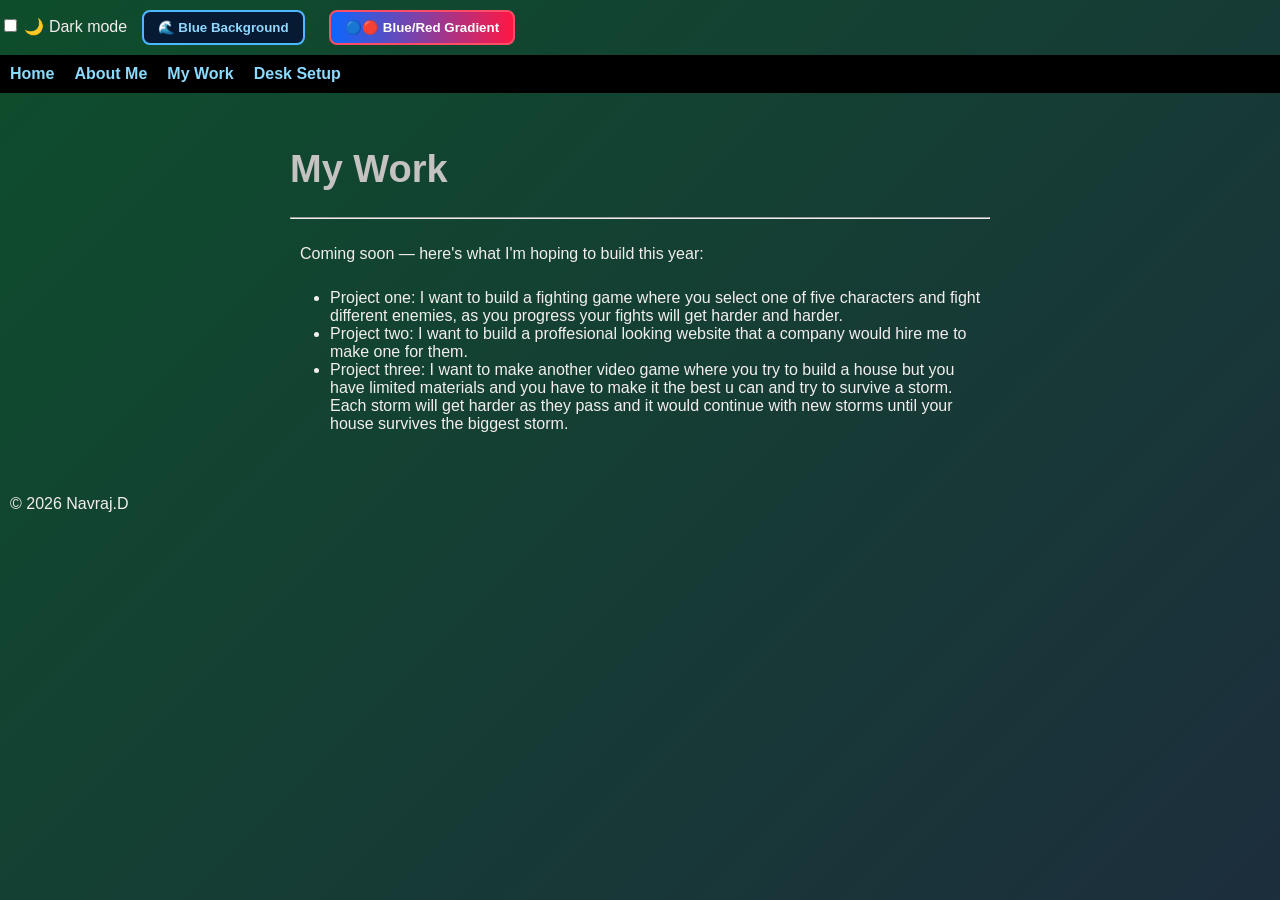
<file: work.html>
<!DOCTYPE html>
<html lang="en">
<head>
  <meta charset="UTF-8">
  <title>My Work — Navraj.D</title>
  <link rel="stylesheet" href="css/style.css">
   <script src="js/script.js" defer></script>
</head>
<body>
    <input type="checkbox" id="dark-mode-toggle">
<label for="dark-mode-toggle">🌙 Dark mode</label>
<button id="background-toggle">🌊 Blue Background</button>
<button id="light-gradient-toggle">🔵🔴 Blue/Red Gradient</button>
<button id="dark-background-toggle">🌌 Dark Blue Background</button>
<header>
    <nav>
    <a href="index.html">Home</a>
    <a href="about.html">About Me</a>
    <a href="work.html">My Work</a>
    <a href="DeskSetup.html">Desk Setup</a>
    </nav>
</header>
    <main>
        <h1>My Work</h1>
    <hr>
    <p>Coming soon — here's what I'm hoping to build this year:</p>
    <ul>
        <li>Project one: I want to build a fighting game where you select one of five characters and fight different enemies, as you progress your fights will get harder and harder.</li>
        <li>Project two: I want to build a proffesional looking website that a company would hire me to make one for them.</li>
        <li>Project three: I want to make another video game where you try to build a house but you have limited materials and you have to make it the best u can and try to survive a storm. Each storm will get harder as they pass and it would continue with new storms until your house survives the biggest storm.</li>
    </ul></main>
    






<script>
/* =========================================
   CR7 SECRET GAME TABS
   Type CR7 anywhere to show/hide Chess.
   ========================================= */
(() => {
  const tabId = "cr7-chess-tab";
  const target = "chess.html";
  let typed = "";

  function ensureChessTab() {
    let tab = document.getElementById(tabId);
    if (tab) return tab;

    const nav = document.querySelector("header nav");
    if (!nav) return null;

    tab = document.createElement("a");
    tab.id = tabId;
    tab.href = target;
    tab.textContent = "♟ Chess";
    tab.style.display = "none";
    tab.dataset.cr7SecretTab = "true";
    nav.appendChild(tab);
    return tab;
  }

  function toggleChessTab() {
    const tab = ensureChessTab();
    if (!tab) return;
    tab.style.display = tab.style.display === "none" ? "" : "none";
  }

  document.addEventListener("keydown", (event) => {
    if (event.key.length !== 1) return;
    typed = (typed + event.key).slice(-3).toUpperCase();
    if (typed === "CR7") {
      toggleChessTab();
      typed = "";
    }
  });

  // Keep the tab visible while on the Chess page.
  if (location.pathname.toLowerCase().endsWith("/chess.html") ||
      location.pathname.toLowerCase().endsWith("chess.html")) {
    const tab = ensureChessTab();
    if (tab) tab.style.display = "";
  }
})();
</script>

</body>
<footer>
    <p>&copy; 2026 Navraj.D </p>
  </footer>
</html>
</file>
<file: css/style.css>
/* =========================================
   MAIN PAGE
   ========================================= */

body {
  font-family: Arial, sans-serif;

  background:
    linear-gradient(
      135deg,
      rgba(0, 255, 120, 0.25),
      rgba(120, 0, 255, 0.25)
    ),
    #121212;

  background-size: 200% 200%;
  animation: movingBackground 10s ease infinite;

  background-attachment: fixed;

  color: #f3eeee;

  margin: 0;
  min-height: 100vh;

  overflow-x: hidden;
}


/* =========================================
   MOVING BACKGROUND
   ========================================= */

@keyframes movingBackground {

  0% {
    background-position: 0% 50%;
  }

  50% {
    background-position: 100% 50%;
  }

  100% {
    background-position: 0% 50%;
  }
}


/* =========================================
   BACKGROUND TOGGLE BUTTON
   ========================================= */

#background-toggle {
  padding: 8px 14px;

  margin: 10px;

  border: 2px solid #4db8ff;
  border-radius: 8px;

  background: #061a33;
  color: #8fd8ff;

  font-weight: bold;

  cursor: pointer;

  transition:
    background 0.3s ease,
    color 0.3s ease,
    transform 0.2s ease;
}

#background-toggle:hover {
  background: #0b3d66;
  color: white;

  transform: scale(1.05);
}


/* =========================================
   BLUE BACKGROUND
   ========================================= */

body.blue-background {
  background:
    linear-gradient(
      135deg,
      rgba(190, 235, 255, 0.65),
      rgba(0, 20, 90, 0.85)
    ),
    #061426;

  background-size: 200% 200%;

  animation:
    movingBackground
    10s
    ease
    infinite;

  background-attachment: fixed;
}




/* =========================================
   LIGHT BLUE / RED GRADIENT BUTTON
   ========================================= */

#light-gradient-toggle {
  padding: 8px 14px;
  margin: 10px;

  border: 2px solid #ff4d67;
  border-radius: 8px;

  background: linear-gradient(90deg, #0b67ff, #ff1744);
  color: white;

  font-weight: bold;
  cursor: pointer;

  transition:
    transform 0.2s ease,
    filter 0.3s ease;
}

#light-gradient-toggle:hover {
  transform: scale(1.05);
  filter: brightness(1.15);
}

/* Show the button only in light mode */
body.dark-mode #light-gradient-toggle {
  display: none;
}

/* =========================================
   BLUE / RED GRADIENT BACKGROUND
   ========================================= */

body.blue-red-background {
  background:
    linear-gradient(135deg, #0057ff, #00a8ff, #ff1744, #b000ff);

  background-size: 300% 300%;
  animation: movingBackground 10s ease infinite;
  background-attachment: fixed;
}

/* =========================================
   KEEP PAGE CONTENT ABOVE BACKGROUND
   ========================================= */

body > * {
  position: relative;
  z-index: 1;
}


/* =========================================
   HEADINGS
   ========================================= */

h1 {
  color: rgb(197, 194, 194);
  font-size: 38px;
}


/* =========================================
   NAVIGATION
   ========================================= */

nav {
  display: flex;
  gap: 20px;

  padding: 10px;

  background-color: #000000;
}

nav a {
  text-decoration: none;

  color: rgb(139, 218, 255);

  font-weight: bold;
}


/* =========================================
   IMAGES
   ========================================= */

img {
  max-width: 100%;

  border-radius: 7%;

  border: 4px solid #333333;
}


/* =========================================
   PARAGRAPHS
   ========================================= */

p {
  padding: 10px;

  line-height: 18px;
}


/* =========================================
   MAIN CONTENT
   ========================================= */

main {
  max-width: 700px;

  margin: 10px auto;

  padding: 20px;
}


/* =========================================
   DARK MODE
   ========================================= */

body.dark-mode {
  background: #000000;

  color: #32addd;
}

body.dark-mode h1 {
  color: #2290c4;
}


/* =========================================
   CLICK EFFECT CONTAINER
   ========================================= */

.ray-container {
  position: fixed;

  width: 1px;
  height: 1px;

  pointer-events: none;

  z-index: 99999;
}


/* =========================================
   CLICK RIPPLE
   ========================================= */

.click-ripple {
  position: absolute;

  left: 0;
  top: 0;

  width: 35px;
  height: 35px;

  margin-left: -17.5px;
  margin-top: -17.5px;

  border-radius: 50%;

  border: 3px solid #00ffff;

  box-shadow:
    0 0 8px #00ffff,
    0 0 18px #00ff88,
    0 0 35px #9900ff;

  opacity: 0;

  animation:
    rippleExpand
    1.2s
    ease-out
    forwards;
}


@keyframes rippleExpand {

  0% {
    opacity: 1;

    transform:
      scale(0.1);
  }

  25% {
    opacity: 1;
  }

  65% {
    opacity: 0.6;
  }

  100% {
    opacity: 0;

    transform:
      scale(8);
  }
}


/* =========================================
   CENTER LIGHT FLASH
   ========================================= */

.click-glow {
  position: absolute;

  left: 0;
  top: 0;

  width: 45px;
  height: 45px;

  margin-left: -22.5px;
  margin-top: -22.5px;

  border-radius: 50%;

  background:
    radial-gradient(
      circle,

      #ffffff 0%,
      #00ffff 15%,
      #00ff66 30%,
      #9900ff 55%,
      transparent 75%
    );

  filter: blur(3px);

  opacity: 0;

  animation:
    centerGlow
    0.8s
    ease-out
    forwards;
}


@keyframes centerGlow {

  0% {
    opacity: 1;

    transform:
      scale(0.2);
  }

  40% {
    opacity: 1;

    transform:
      scale(1);
  }

  100% {
    opacity: 0;

    transform:
      scale(2.5);
  }
}


/* =========================================
   FLOWING LIGHT RAYS
   ========================================= */

.flow-ray {
  position: absolute;

  left: 0;
  top: 0;

  width: var(--length);

  height: var(--width);

  border-radius: 999px;

  transform-origin: left center;

  filter:
    blur(1px)
    drop-shadow(0 0 5px currentColor)
    drop-shadow(0 0 12px currentColor);

  opacity: 0;

  animation:
    rayFlow
    1.8s
    cubic-bezier(.15,.7,.2,1)
    var(--delay)
    forwards;
}


/* =========================================
   RAY ANIMATION
   ========================================= */

@keyframes rayFlow {

  0% {
    opacity: 0;

    transform:
      rotate(var(--angle))
      translateX(0)
      scaleX(0);
  }

  10% {
    opacity: 1;

    transform:
      rotate(var(--angle))
      translateX(5px)
      scaleX(.25);
  }

  35% {
    opacity: 1;

    transform:
      rotate(calc(var(--angle) + 8deg))
      translateX(35px)
      scaleX(.65);
  }

  65% {
    opacity: .8;

    transform:
      rotate(calc(var(--angle) - 10deg))
      translateX(120px)
      scaleX(1);
  }

  100% {
    opacity: 0;

    transform:
      rotate(calc(var(--angle) + 18deg))
      translateX(280px)
      scaleX(1.4);
  }
}


/* =========================================
   GLOWING PARTICLES
   ========================================= */

.ray-particle {
  position: absolute;

  left: 0;
  top: 0;

  width: 5px;
  height: 5px;

  border-radius: 50%;

  background: white;

  box-shadow:
    0 0 6px #00ffcc,
    0 0 15px #00ffcc,
    0 0 30px #9900ff;

  animation:
    particleFlow
    1.5s
    ease-out
    forwards;
}


/* =========================================
   PARTICLE ANIMATION
   ========================================= */

@keyframes particleFlow {

  0% {
    opacity: 1;

    transform:
      translate(0, 0)
      scale(1.5);
  }

  40% {
    opacity: 1;
  }

  100% {
    opacity: 0;

    transform:
      translate(var(--x), var(--y))
      scale(0);
  }
}

/* =========================================
   DARK BACKGROUND TOGGLE BUTTON
   ========================================= */

#dark-background-toggle {
  display: none;

  padding: 8px 14px;
  margin: 10px;

  border: 2px solid #315b8c;
  border-radius: 8px;

  background: #071a2f;
  color: #8fc7ff;

  font-weight: bold;
  cursor: pointer;

  transition:
    background 0.3s ease,
    color 0.3s ease,
    transform 0.2s ease;
}

#dark-background-toggle:hover {
  background: #0d3155;
  color: white;
  transform: scale(1.05);
}

/* Hide the normal background button while dark mode is active */
body.dark-mode #background-toggle {
  display: none;
}

/* Show the dark background button only in dark mode */
body.dark-mode #dark-background-toggle {
  display: inline-block;
}

/* =========================================
   DARK BLUE BACKGROUND
   ========================================= */

body.dark-mode.dark-blue-background {
  background:
    linear-gradient(
      135deg,
      #061426,
      #0b2340,
      #071a30
    );

  background-size: 200% 200%;
  animation: movingBackground 10s ease infinite;
  background-attachment: fixed;
}


/* =========================================
   SECRET TETRIS TAB
   ========================================= */

.secret-tetris-tab {
  text-decoration: none;
  color: rgb(255, 255, 255);
  font-weight: bold;
  padding: 4px 10px;
  border: 2px solid #00ffff;
  border-radius: 6px;
  background: linear-gradient(90deg, #006eff, #b000ff);
  box-shadow:
    0 0 6px rgba(0, 255, 255, 0.7),
    0 0 12px rgba(176, 0, 255, 0.5);
  transition: transform 0.2s ease, filter 0.3s ease;
}

.secret-tetris-tab:hover {
  transform: scale(1.08);
  filter: brightness(1.2);
}
</file>
